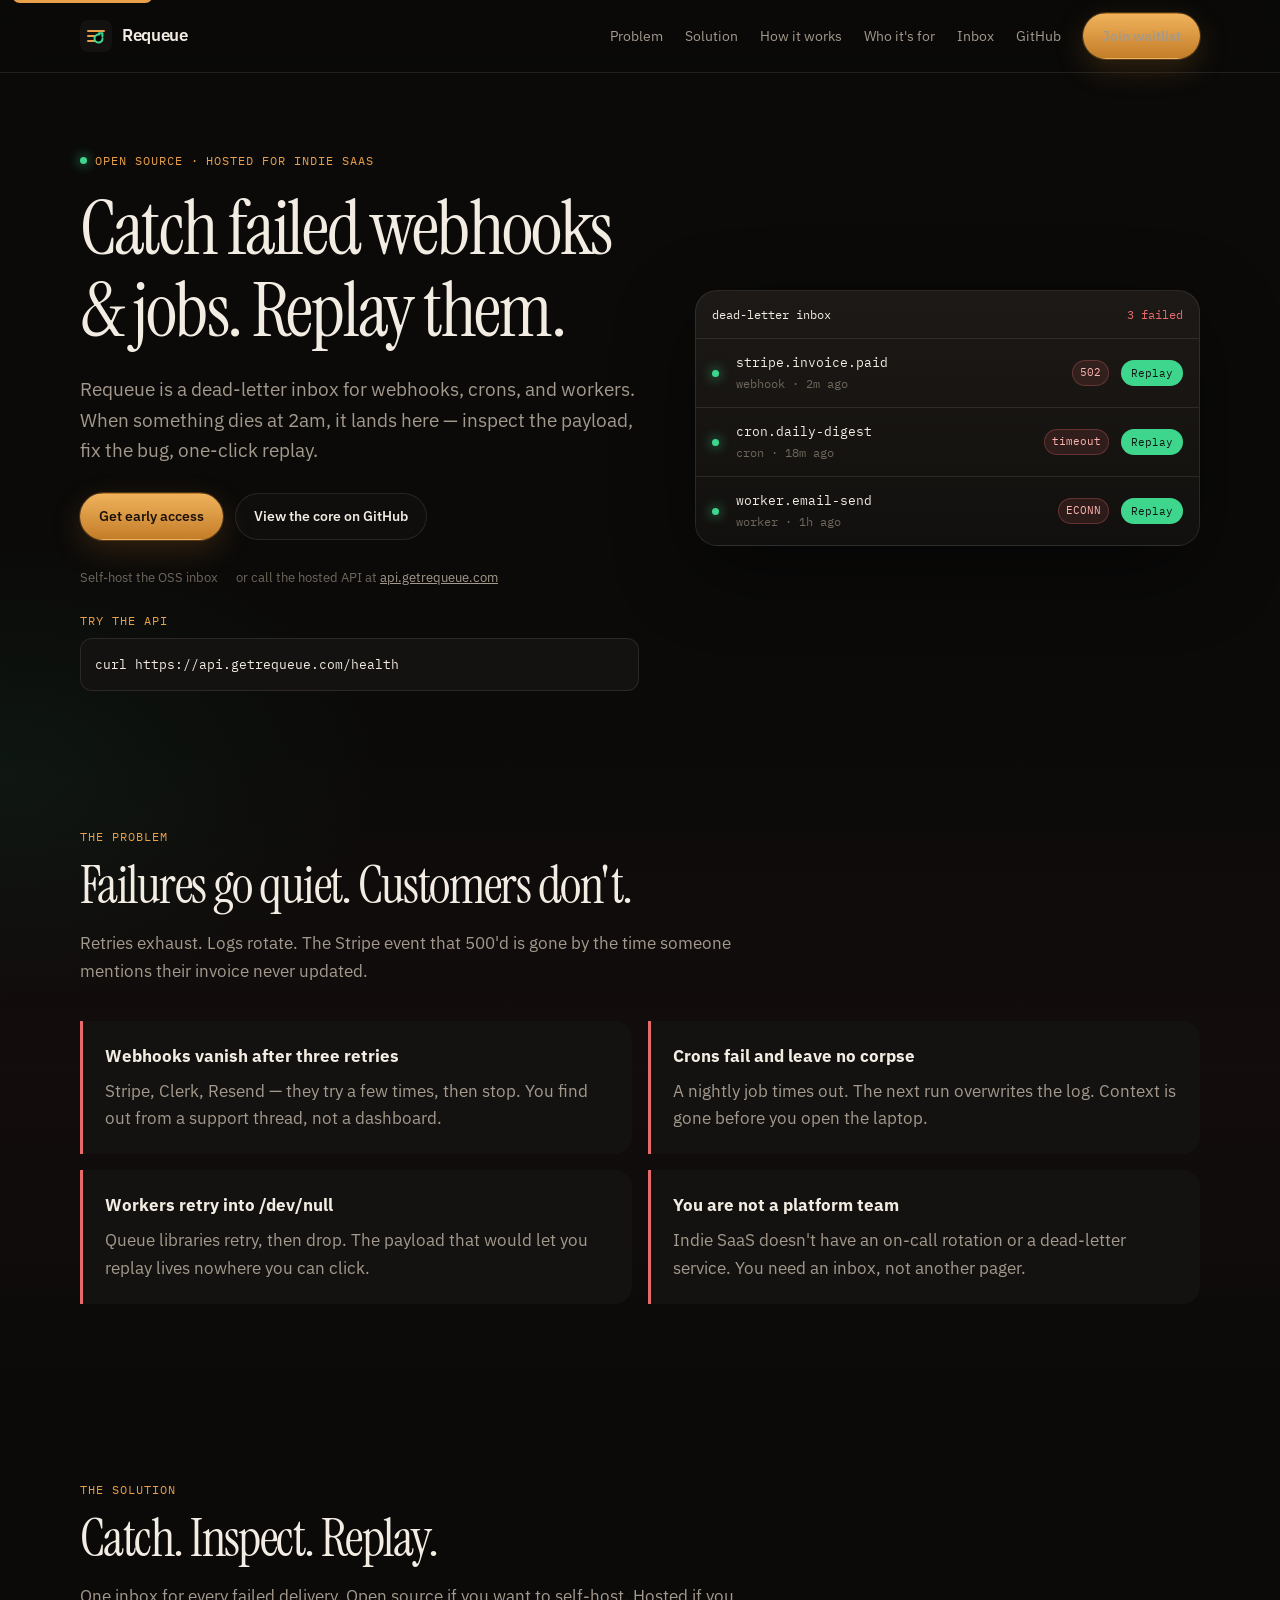
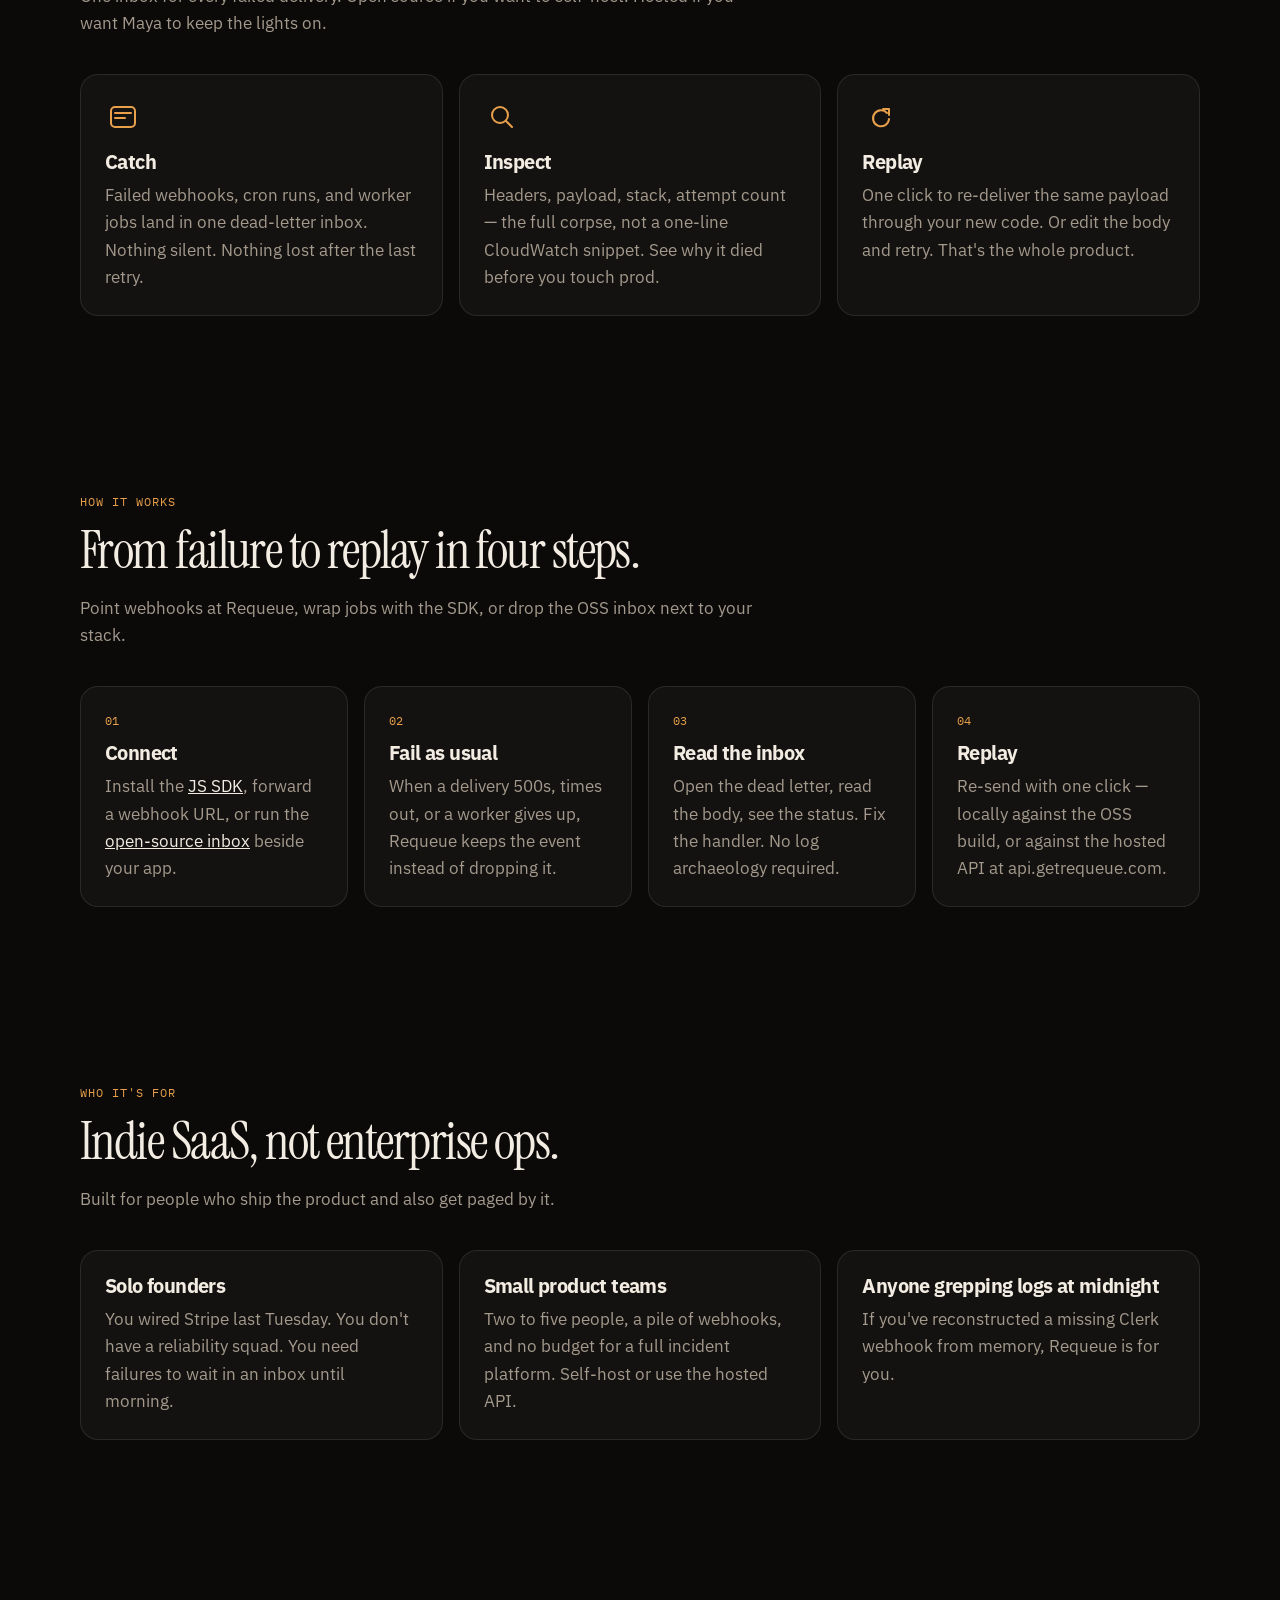
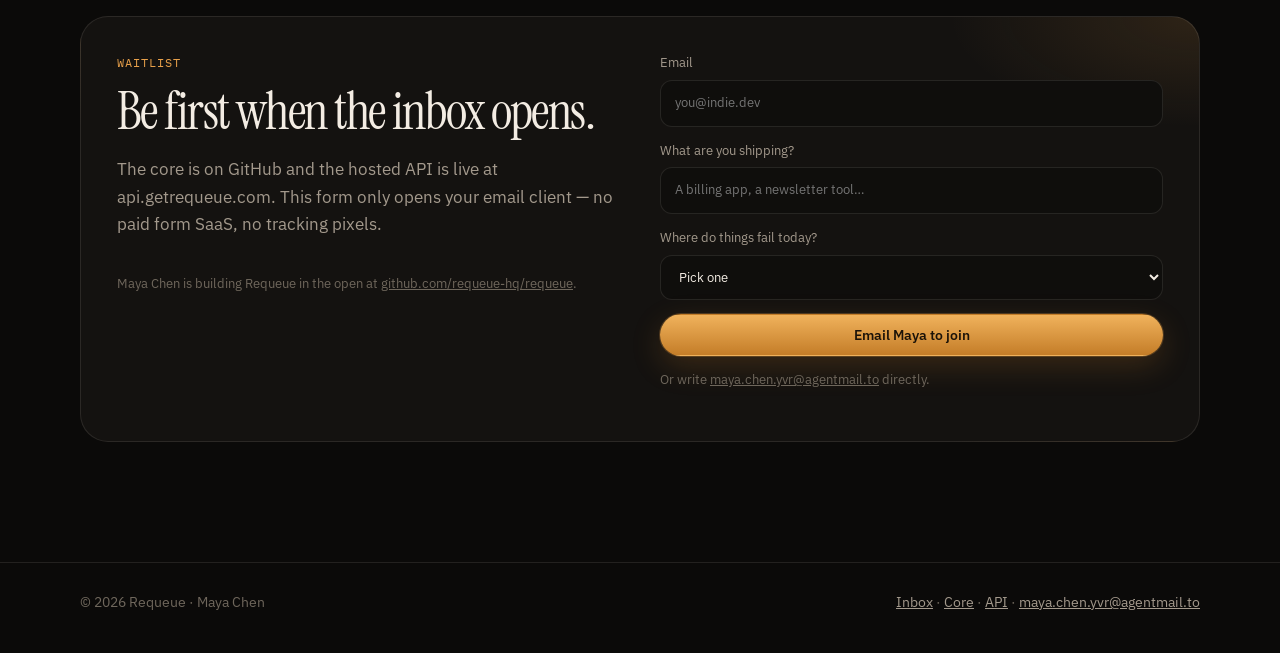
<file: index.html>
<!DOCTYPE html>
<html lang="en">
<head>
  <meta charset="utf-8">
  <meta name="viewport" content="width=device-width, initial-scale=1">
  <title>Requeue — Catch failed webhooks &amp; jobs. Replay them.</title>
  <meta name="description" content="Open-source and hosted dead-letter inbox for indie SaaS. Catch failed webhooks, crons, and workers — then inspect and replay them.">
  <meta name="theme-color" content="#0b0a09">
  <meta property="og:title" content="Requeue — Catch failed webhooks &amp; jobs. Replay them.">
  <meta property="og:description" content="OSS + hosted dead-letter inbox for indie SaaS. Catch failures. Inspect the payload. One-click replay.">
  <meta property="og:type" content="website">
  <meta name="twitter:card" content="summary">
  <link rel="icon" href="assets/favicon.svg" type="image/svg+xml">
  <link rel="preconnect" href="https://fonts.googleapis.com">
  <link rel="preconnect" href="https://fonts.gstatic.com" crossorigin>
  <link href="https://fonts.googleapis.com/css2?family=IBM+Plex+Mono:wght@400;500&family=IBM+Plex+Sans:wght@400;500;600&family=Instrument+Serif&display=swap" rel="stylesheet">
  <link rel="stylesheet" href="assets/styles.css">
</head>
<body>
  <a class="skip" href="#main">Skip to content</a>
  <header class="site-header">
    <div class="wrap nav">
      <a class="brand" href="#top">
        <svg class="brand-mark" viewBox="0 0 32 32" aria-hidden="true">
          <rect width="32" height="32" rx="8" fill="#141210"/>
          <path d="M8 11h16M8 16h10M8 21h7" stroke="#e8a04a" stroke-width="2" stroke-linecap="round"/>
          <path d="M22.5 18.5a4 4 0 1 1-3.2-3.9" stroke="#3dd68c" stroke-width="2" stroke-linecap="round"/>
          <path d="M19 13.2h3.4V16.6" stroke="#3dd68c" stroke-width="2" stroke-linecap="round" stroke-linejoin="round"/>
        </svg>
        Requeue
      </a>
      <button class="nav-toggle" id="nav-toggle" type="button" aria-expanded="false" aria-controls="nav-links">Menu</button>
      <nav class="nav-links" id="nav-links" aria-label="Primary">
        <a href="#problem">Problem</a>
        <a href="#solution">Solution</a>
        <a href="#how">How it works</a>
        <a href="#audience">Who it's for</a>
        <a href="app.html">Inbox</a>
        <a href="https://github.com/requeue-hq/requeue" rel="noreferrer">GitHub</a>
        <a class="btn btn-primary" href="#waitlist">Join waitlist</a>
      </nav>
    </div>
  </header>

  <main id="main">
    <section class="hero wrap" id="top">
      <div class="hero-grid">
        <div>
          <p class="eyebrow"><span class="dot" aria-hidden="true"></span> Open source · Hosted for indie SaaS</p>
          <h1>Catch failed webhooks &amp; jobs. Replay them.</h1>
          <p class="lede">Requeue is a dead-letter inbox for webhooks, crons, and workers. When something dies at 2am, it lands here — inspect the payload, fix the bug, one-click replay.</p>
          <div class="hero-actions">
            <a class="btn btn-primary" href="#waitlist">Get early access</a>
            <a class="btn btn-ghost" href="https://github.com/requeue-hq/requeue" rel="noreferrer">View the core on GitHub</a>
          </div>
          <div class="trust">
            <span>Self-host the OSS inbox</span>
            <span>or call the hosted API at <a href="https://api.getrequeue.com/health" rel="noreferrer">api.getrequeue.com</a></span>
          </div>
          <div class="try-api">
            <p class="try-api-label">Try the API</p>
            <pre><code>curl https://api.getrequeue.com/health</code></pre>
          </div>
        </div>
        <aside class="inbox" aria-label="Example dead-letter inbox">
          <div class="inbox-bar">
            <div class="inbox-title">dead-letter inbox</div>
            <div class="fail-count">3 failed</div>
          </div>
          <div class="event">
            <span class="dot" aria-hidden="true"></span>
            <div>
              <div class="event-name">stripe.invoice.paid</div>
              <div class="event-meta">webhook · 2m ago</div>
            </div>
            <span class="status status-fail">502</span>
            <button class="replay" type="button" tabindex="-1">Replay</button>
          </div>
          <div class="event">
            <span class="dot" aria-hidden="true"></span>
            <div>
              <div class="event-name">cron.daily-digest</div>
              <div class="event-meta">cron · 18m ago</div>
            </div>
            <span class="status status-fail">timeout</span>
            <button class="replay" type="button" tabindex="-1">Replay</button>
          </div>
          <div class="event">
            <span class="dot" aria-hidden="true"></span>
            <div>
              <div class="event-name">worker.email-send</div>
              <div class="event-meta">worker · 1h ago</div>
            </div>
            <span class="status status-fail">ECONN</span>
            <button class="replay" type="button" tabindex="-1">Replay</button>
          </div>
        </aside>
      </div>
    </section>

    <section class="section problem" id="problem">
      <div class="wrap">
        <p class="section-kicker">The problem</p>
        <h2>Failures go quiet. Customers don't.</h2>
        <p class="section-copy">Retries exhaust. Logs rotate. The Stripe event that 500'd is gone by the time someone mentions their invoice never updated.</p>
        <div class="problem-list">
          <article class="problem-item">
            <strong>Webhooks vanish after three retries</strong>
            <p>Stripe, Clerk, Resend — they try a few times, then stop. You find out from a support thread, not a dashboard.</p>
          </article>
          <article class="problem-item">
            <strong>Crons fail and leave no corpse</strong>
            <p>A nightly job times out. The next run overwrites the log. Context is gone before you open the laptop.</p>
          </article>
          <article class="problem-item">
            <strong>Workers retry into /dev/null</strong>
            <p>Queue libraries retry, then drop. The payload that would let you replay lives nowhere you can click.</p>
          </article>
          <article class="problem-item">
            <strong>You are not a platform team</strong>
            <p>Indie SaaS doesn't have an on-call rotation or a dead-letter service. You need an inbox, not another pager.</p>
          </article>
        </div>
      </div>
    </section>

    <section class="section" id="solution">
      <div class="wrap">
        <p class="section-kicker">The solution</p>
        <h2>Catch. Inspect. Replay.</h2>
        <p class="section-copy">One inbox for every failed delivery. Open source if you want to self-host. Hosted if you want Maya to keep the lights on.</p>
        <div class="cards">
          <article class="card">
            <svg class="icon" viewBox="0 0 36 36" fill="none" aria-hidden="true">
              <rect x="6" y="8" width="24" height="20" rx="4" stroke="currentColor" stroke-width="2"/>
              <path d="M10 14h16M10 19h10" stroke="currentColor" stroke-width="2" stroke-linecap="round"/>
            </svg>
            <h3>Catch</h3>
            <p>Failed webhooks, cron runs, and worker jobs land in one dead-letter inbox. Nothing silent. Nothing lost after the last retry.</p>
          </article>
          <article class="card">
            <svg class="icon" viewBox="0 0 36 36" fill="none" aria-hidden="true">
              <circle cx="16" cy="16" r="8" stroke="currentColor" stroke-width="2"/>
              <path d="M22 22l6 6" stroke="currentColor" stroke-width="2" stroke-linecap="round"/>
            </svg>
            <h3>Inspect</h3>
            <p>Headers, payload, stack, attempt count — the full corpse, not a one-line CloudWatch snippet. See why it died before you touch prod.</p>
          </article>
          <article class="card">
            <svg class="icon" viewBox="0 0 36 36" fill="none" aria-hidden="true">
              <path d="M25 14a8 8 0 1 0 2 6" stroke="currentColor" stroke-width="2" stroke-linecap="round"/>
              <path d="M21 10h6v6" stroke="currentColor" stroke-width="2" stroke-linecap="round" stroke-linejoin="round"/>
            </svg>
            <h3>Replay</h3>
            <p>One click to re-deliver the same payload through your new code. Or edit the body and retry. That's the whole product.</p>
          </article>
        </div>
      </div>
    </section>

    <section class="section" id="how">
      <div class="wrap">
        <p class="section-kicker">How it works</p>
        <h2>From failure to replay in four steps.</h2>
        <p class="section-copy">Point webhooks at Requeue, wrap jobs with the SDK, or drop the OSS inbox next to your stack.</p>
        <div class="steps">
          <article class="step">
            <div class="step-num">01</div>
            <h3>Connect</h3>
            <p>Install the <a href="https://github.com/requeue-hq/requeue-sdk-js" rel="noreferrer">JS SDK</a>, forward a webhook URL, or run the <a href="https://github.com/requeue-hq/requeue" rel="noreferrer">open-source inbox</a> beside your app.</p>
          </article>
          <article class="step">
            <div class="step-num">02</div>
            <h3>Fail as usual</h3>
            <p>When a delivery 500s, times out, or a worker gives up, Requeue keeps the event instead of dropping it.</p>
          </article>
          <article class="step">
            <div class="step-num">03</div>
            <h3>Read the inbox</h3>
            <p>Open the dead letter, read the body, see the status. Fix the handler. No log archaeology required.</p>
          </article>
          <article class="step">
            <div class="step-num">04</div>
            <h3>Replay</h3>
            <p>Re-send with one click — locally against the OSS build, or against the hosted API at api.getrequeue.com.</p>
          </article>
        </div>
      </div>
    </section>

    <section class="section" id="audience">
      <div class="wrap">
        <p class="section-kicker">Who it's for</p>
        <h2>Indie SaaS, not enterprise ops.</h2>
        <p class="section-copy">Built for people who ship the product and also get paged by it.</p>
        <div class="audience">
          <article class="who">
            <h3>Solo founders</h3>
            <p>You wired Stripe last Tuesday. You don't have a reliability squad. You need failures to wait in an inbox until morning.</p>
          </article>
          <article class="who">
            <h3>Small product teams</h3>
            <p>Two to five people, a pile of webhooks, and no budget for a full incident platform. Self-host or use the hosted API.</p>
          </article>
          <article class="who">
            <h3>Anyone grepping logs at midnight</h3>
            <p>If you've reconstructed a missing Clerk webhook from memory, Requeue is for you.</p>
          </article>
        </div>
      </div>
    </section>

    <section class="section waitlist" id="waitlist">
      <div class="wrap">
        <div class="waitlist-panel">
          <div>
            <p class="section-kicker">Waitlist</p>
            <h2>Be first when the inbox opens.</h2>
            <p class="section-copy">The core is on GitHub and the hosted API is live at api.getrequeue.com. This form only opens your email client — no paid form SaaS, no tracking pixels.</p>
            <p class="form-note">Maya Chen is building Requeue in the open at <a href="https://github.com/requeue-hq/requeue" rel="noreferrer">github.com/requeue-hq/requeue</a>.</p>
          </div>
          <form class="form" id="waitlist-form" action="mailto:maya.chen.yvr@agentmail.to" method="get">
            <label>
              Email
              <input type="email" name="email" autocomplete="email" required placeholder="you@indie.dev">
            </label>
            <label>
              What are you shipping?
              <input type="text" name="product" autocomplete="organization" placeholder="A billing app, a newsletter tool…">
            </label>
            <label>
              Where do things fail today?
              <select name="source">
                <option value="" selected>Pick one</option>
                <option value="webhooks">Webhooks</option>
                <option value="crons">Crons</option>
                <option value="workers">Workers / queues</option>
                <option value="all">All of the above</option>
              </select>
            </label>
            <button class="btn btn-primary" type="submit">Email Maya to join</button>
            <p class="form-note">Or write <a href="mailto:maya.chen.yvr@agentmail.to?subject=Requeue%20waitlist">maya.chen.yvr@agentmail.to</a> directly.</p>
            <p class="form-status" id="waitlist-status" role="status" aria-live="polite"></p>
          </form>
        </div>
      </div>
    </section>
  </main>

  <footer class="site-footer">
    <div class="wrap footer-row">
      <span>© <span id="year">2026</span> Requeue · Maya Chen</span>
      <span>
        <a href="app.html">Inbox</a>
        ·
        <a href="https://github.com/requeue-hq/requeue" rel="noreferrer">Core</a>
        ·
        <a href="https://api.getrequeue.com/health" rel="noreferrer">API</a>
        ·
        <a href="mailto:maya.chen.yvr@agentmail.to">maya.chen.yvr@agentmail.to</a>
      </span>
    </div>
  </footer>
  <script src="assets/app.js"></script>
</body>
</html>
</file>
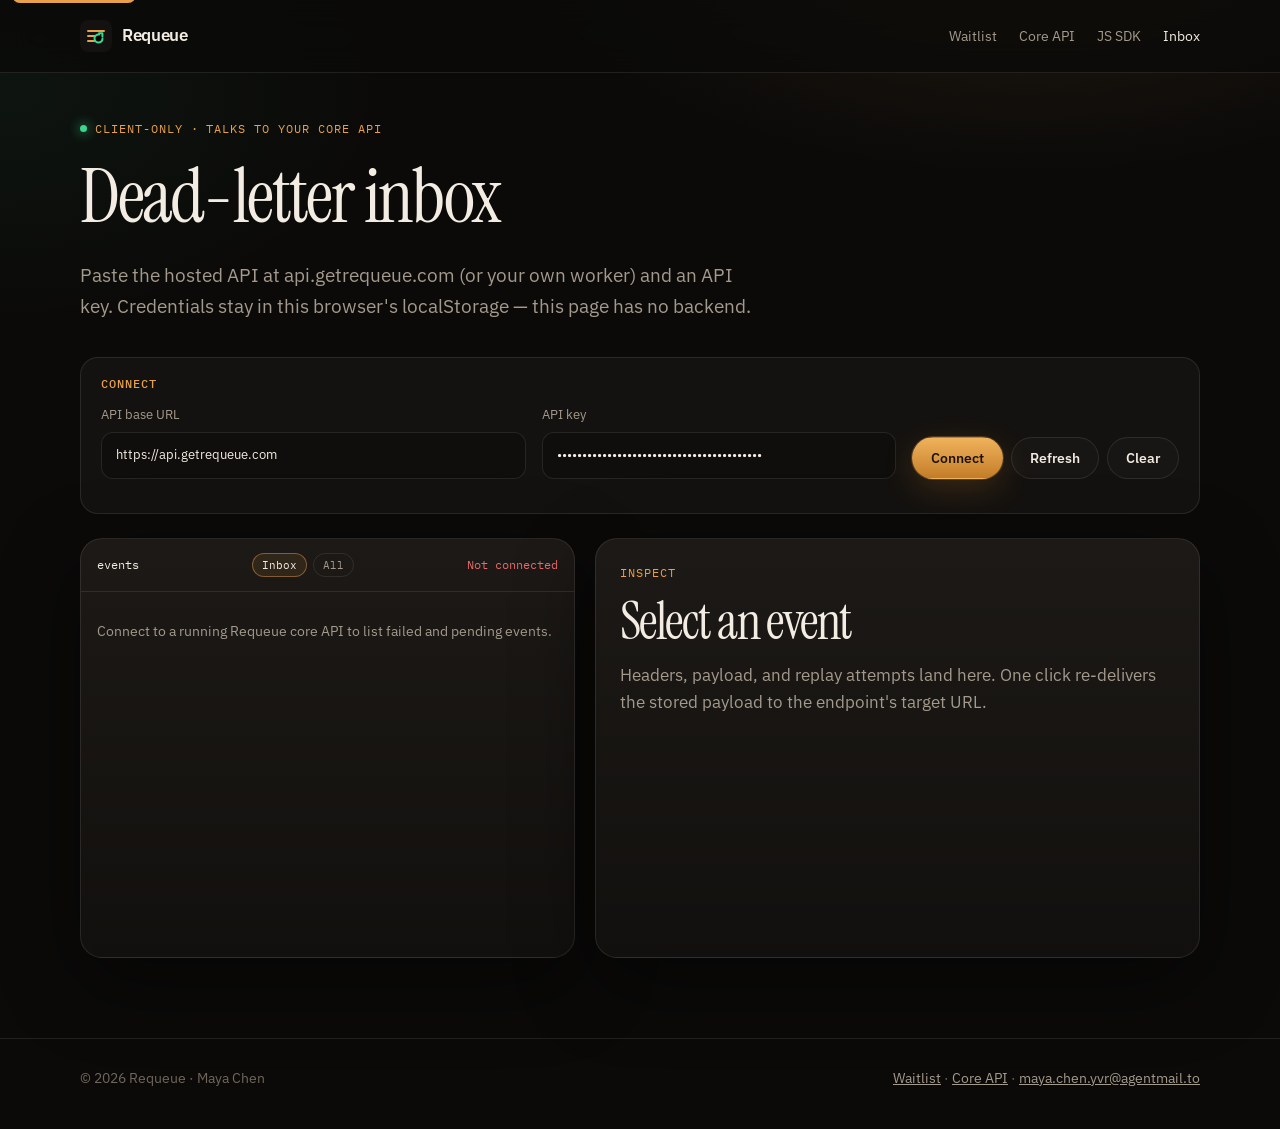
<file: app.html>
<!DOCTYPE html>
<html lang="en">
<head>
  <meta charset="utf-8">
  <meta name="viewport" content="width=device-width, initial-scale=1">
  <title>Requeue — Dead-letter inbox</title>
  <meta name="description" content="Client-only Requeue dashboard. Paste a core API URL and key, then inspect and replay failed events.">
  <meta name="theme-color" content="#0b0a09">
  <meta name="robots" content="noindex">
  <link rel="icon" href="assets/favicon.svg" type="image/svg+xml">
  <link rel="preconnect" href="https://fonts.googleapis.com">
  <link rel="preconnect" href="https://fonts.gstatic.com" crossorigin>
  <link href="https://fonts.googleapis.com/css2?family=IBM+Plex+Mono:wght@400;500&family=IBM+Plex+Sans:wght@400;500;600&family=Instrument+Serif&display=swap" rel="stylesheet">
  <link rel="stylesheet" href="assets/styles.css">
  <link rel="stylesheet" href="assets/dashboard.css">
</head>
<body class="dash-body">
  <a class="skip" href="#inbox">Skip to inbox</a>
  <header class="site-header">
    <div class="wrap nav">
      <a class="brand" href="index.html">
        <svg class="brand-mark" viewBox="0 0 32 32" aria-hidden="true">
          <rect width="32" height="32" rx="8" fill="#141210"/>
          <path d="M8 11h16M8 16h10M8 21h7" stroke="#e8a04a" stroke-width="2" stroke-linecap="round"/>
          <path d="M22.5 18.5a4 4 0 1 1-3.2-3.9" stroke="#3dd68c" stroke-width="2" stroke-linecap="round"/>
          <path d="M19 13.2h3.4V16.6" stroke="#3dd68c" stroke-width="2" stroke-linecap="round" stroke-linejoin="round"/>
        </svg>
        Requeue
      </a>
      <button class="nav-toggle" id="nav-toggle" type="button" aria-expanded="false" aria-controls="nav-links">Menu</button>
      <nav class="nav-links" id="nav-links" aria-label="Primary">
        <a href="index.html">Waitlist</a>
        <a href="https://github.com/requeue-hq/requeue" rel="noreferrer">Core API</a>
        <a href="https://github.com/requeue-hq/requeue-sdk-js" rel="noreferrer">JS SDK</a>
        <span class="nav-current">Inbox</span>
      </nav>
    </div>
  </header>

  <main id="main" class="dash">
    <section class="wrap dash-intro">
      <p class="eyebrow"><span class="dot" aria-hidden="true"></span> Client-only · talks to your core API</p>
      <h1>Dead-letter inbox</h1>
      <p class="lede dash-lede">Paste the hosted API at api.getrequeue.com (or your own worker) and an API key. Credentials stay in this browser's localStorage — this page has no backend.</p>
    </section>

    <section class="wrap" aria-labelledby="connect-heading">
      <form class="connect" id="connect-form">
        <h2 class="connect-title" id="connect-heading">Connect</h2>
        <label class="connect-field">
          API base URL
          <input id="base-url" name="baseUrl" type="url" inputmode="url" autocomplete="off" spellcheck="false" placeholder="https://api.getrequeue.com" required>
        </label>
        <label class="connect-field">
          API key
          <input id="api-key" name="apiKey" type="password" autocomplete="off" spellcheck="false" placeholder="rq_demo_local_dev_only_do_not_use_in_prod" required>
        </label>
        <div class="connect-actions">
          <button class="btn btn-primary" type="submit" id="connect-btn">Connect</button>
          <button class="btn btn-ghost" type="button" id="refresh-btn">Refresh</button>
          <button class="btn btn-ghost" type="button" id="clear-btn">Clear</button>
        </div>
        <p class="connect-status" id="connect-status" role="status" aria-live="polite"></p>
      </form>
    </section>

    <section class="wrap dash-shell" id="inbox">
      <div class="inbox dash-inbox">
        <div class="inbox-bar">
          <div class="inbox-title">events</div>
          <div class="dash-filters" role="tablist" aria-label="Event filter">
            <button type="button" class="filter is-active" data-filter="inbox" aria-pressed="true">Inbox</button>
            <button type="button" class="filter" data-filter="all" aria-pressed="false">All</button>
          </div>
          <div class="fail-count" id="event-count">Not connected</div>
        </div>
        <div id="event-list" class="event-list">
          <p class="empty" id="event-empty">Connect to a running Requeue core API to list failed and pending events.</p>
        </div>
      </div>

      <article class="detail" id="event-detail" aria-live="polite">
        <div class="detail-empty" id="detail-empty">
          <p class="section-kicker">Inspect</p>
          <h2>Select an event</h2>
          <p>Headers, payload, and replay attempts land here. One click re-delivers the stored payload to the endpoint's target URL.</p>
        </div>
        <div class="detail-body" id="detail-body" hidden></div>
      </article>
    </section>
  </main>

  <footer class="site-footer">
    <div class="wrap footer-row">
      <span>© <span id="year">2026</span> Requeue · Maya Chen</span>
      <span>
        <a href="index.html">Waitlist</a>
        ·
        <a href="https://github.com/requeue-hq/requeue" rel="noreferrer">Core API</a>
        ·
        <a href="mailto:maya.chen.yvr@agentmail.to">maya.chen.yvr@agentmail.to</a>
      </span>
    </div>
  </footer>
  <script src="assets/dashboard.js"></script>
</body>
</html>
</file>
<file: assets/styles.css>
:root {
  --bg: #0b0a09;
  --bg-elev: #141210;
  --bg-soft: #1b1916;
  --line: rgba(243, 236, 227, 0.1);
  --ink: #f3ece3;
  --muted: #a3998c;
  --faint: #6f675c;
  --copper: #e8a04a;
  --copper-deep: #c47d28;
  --mint: #3dd68c;
  --rose: #e86b6b;
  --shadow: 0 24px 80px rgba(0, 0, 0, 0.45);
  --radius: 18px;
  --max: 1120px;
  --font: "IBM Plex Sans", "Segoe UI", sans-serif;
  --display: "Instrument Serif", "Times New Roman", serif;
  --mono: "IBM Plex Mono", ui-monospace, monospace;
}

*,
*::before,
*::after {
  box-sizing: border-box;
}

html {
  scroll-behavior: smooth;
}

body {
  margin: 0;
  min-height: 100vh;
  background:
    radial-gradient(900px 480px at 80% -10%, rgba(232, 160, 74, 0.14), transparent 60%),
    radial-gradient(700px 420px at 0% 20%, rgba(61, 214, 140, 0.06), transparent 55%),
    var(--bg);
  color: var(--ink);
  font-family: var(--font);
  font-size: 17px;
  line-height: 1.6;
}

img,
svg {
  display: block;
}

a {
  color: inherit;
}

.skip {
  position: absolute;
  left: 12px;
  top: -40px;
  z-index: 20;
  padding: 8px 12px;
  background: var(--copper);
  color: #1a1208;
  border-radius: 8px;
}

.skip:focus {
  top: 12px;
}

.wrap {
  width: min(calc(100% - 40px), var(--max));
  margin: 0 auto;
}

.site-header {
  position: sticky;
  top: 0;
  z-index: 10;
  backdrop-filter: blur(16px);
  background: rgba(11, 10, 9, 0.72);
  border-bottom: 1px solid var(--line);
}

.nav {
  display: flex;
  align-items: center;
  justify-content: space-between;
  min-height: 72px;
  gap: 16px;
}

.brand {
  display: inline-flex;
  align-items: center;
  gap: 10px;
  text-decoration: none;
  font-weight: 600;
  letter-spacing: -0.02em;
}

.brand-mark {
  width: 32px;
  height: 32px;
}

.nav-links {
  display: flex;
  align-items: center;
  gap: 22px;
}

.nav-links a {
  text-decoration: none;
  color: var(--muted);
  font-size: 14px;
}

.nav-links a:hover,
.nav-links a:focus-visible {
  color: var(--ink);
}

.nav-toggle {
  display: none;
  border: 1px solid var(--line);
  background: transparent;
  color: var(--ink);
  border-radius: 10px;
  padding: 8px 10px;
}

.btn {
  display: inline-flex;
  align-items: center;
  justify-content: center;
  gap: 8px;
  border-radius: 999px;
  padding: 11px 18px;
  text-decoration: none;
  font-weight: 560;
  font-size: 14px;
  border: 1px solid transparent;
  cursor: pointer;
  font-family: inherit;
}

.btn-primary {
  background: linear-gradient(180deg, #f0b25c, var(--copper-deep));
  color: #1a1208;
  box-shadow: 0 0 0 1px rgba(232, 160, 74, 0.25), 0 10px 30px rgba(196, 125, 40, 0.22);
}

.btn-primary:hover {
  filter: brightness(1.05);
}

.btn-ghost {
  border-color: var(--line);
  background: rgba(255, 255, 255, 0.02);
  color: var(--ink);
}

.btn-ghost:hover {
  border-color: rgba(243, 236, 227, 0.22);
}

.hero {
  padding: 72px 0 48px;
}

.hero-grid {
  display: grid;
  grid-template-columns: 1.05fr 0.95fr;
  gap: 56px;
  align-items: center;
}

.eyebrow {
  display: inline-flex;
  align-items: center;
  gap: 8px;
  margin: 0 0 18px;
  color: var(--copper);
  font-family: var(--mono);
  font-size: 12px;
  letter-spacing: 0.08em;
  text-transform: uppercase;
}

.dot {
  width: 7px;
  height: 7px;
  border-radius: 50%;
  background: var(--mint);
  box-shadow: 0 0 12px var(--mint);
}

h1,
h2,
h3 {
  margin: 0;
  letter-spacing: -0.03em;
  line-height: 1.08;
}

h1 {
  font-family: var(--display);
  font-size: clamp(44px, 7vw, 76px);
  font-weight: 400;
}

h2 {
  font-family: var(--display);
  font-size: clamp(32px, 5vw, 52px);
  font-weight: 400;
}

h3 {
  font-size: 20px;
}

.lede,
.section-copy {
  color: var(--muted);
  max-width: 42rem;
}

.lede {
  font-size: 19px;
  margin: 22px 0 28px;
}

.hero-actions {
  display: flex;
  flex-wrap: wrap;
  gap: 12px;
  margin-bottom: 28px;
}

.trust {
  display: flex;
  flex-wrap: wrap;
  gap: 10px 18px;
  color: var(--faint);
  font-size: 13px;
}

.trust a {
  color: var(--muted);
}

.try-api {
  margin-top: 22px;
}

.try-api-label {
  margin: 0 0 8px;
  color: var(--copper);
  font-family: var(--mono);
  font-size: 12px;
  letter-spacing: 0.08em;
  text-transform: uppercase;
}

.try-api pre {
  margin: 0;
  max-width: 36rem;
  padding: 12px 14px;
  background: var(--bg-elev);
  border: 1px solid var(--line);
  border-radius: 12px;
  overflow-x: auto;
}

.try-api code {
  font-family: var(--mono);
  font-size: 13px;
  color: var(--ink);
}

.step a {
  color: var(--ink);
}

.inbox {
  background: linear-gradient(180deg, #1c1916, #12100e);
  border: 1px solid var(--line);
  border-radius: 22px;
  box-shadow: var(--shadow);
  overflow: hidden;
}

.inbox-bar {
  display: flex;
  justify-content: space-between;
  align-items: center;
  padding: 14px 16px;
  border-bottom: 1px solid var(--line);
  font-family: var(--mono);
  font-size: 12px;
  color: var(--muted);
}

.inbox-title {
  display: flex;
  align-items: center;
  gap: 8px;
  color: var(--ink);
}

.fail-count {
  color: var(--rose);
}

.event {
  display: grid;
  grid-template-columns: 12px 1fr auto auto;
  gap: 12px;
  align-items: center;
  padding: 14px 16px;
  border-bottom: 1px solid var(--line);
}

.event:last-child {
  border-bottom: 0;
}

.event-name {
  font-family: var(--mono);
  font-size: 13px;
}

.event-meta {
  color: var(--faint);
  font-size: 12px;
  font-family: var(--mono);
}

.status {
  font-family: var(--mono);
  font-size: 11px;
  padding: 3px 7px;
  border-radius: 999px;
  border: 1px solid transparent;
}

.status-fail {
  color: #ffb4b0;
  background: rgba(232, 107, 107, 0.12);
  border-color: rgba(232, 107, 107, 0.28);
}

.replay {
  font-family: var(--mono);
  font-size: 11px;
  color: #0d1a13;
  background: var(--mint);
  border: 0;
  border-radius: 999px;
  padding: 6px 10px;
}

.section {
  padding: 88px 0;
}

.section-kicker {
  margin: 0 0 12px;
  color: var(--copper);
  font-family: var(--mono);
  font-size: 12px;
  letter-spacing: 0.08em;
  text-transform: uppercase;
}

.section-copy {
  margin: 16px 0 36px;
}

.cards,
.steps,
.audience {
  display: grid;
  gap: 16px;
}

.cards {
  grid-template-columns: repeat(3, 1fr);
}

.card,
.step,
.who {
  background: var(--bg-elev);
  border: 1px solid var(--line);
  border-radius: var(--radius);
  padding: 24px;
}

.card p,
.step p,
.who p {
  color: var(--muted);
  margin: 10px 0 0;
}

.icon {
  width: 36px;
  height: 36px;
  margin-bottom: 16px;
  color: var(--copper);
}

.problem {
  background: linear-gradient(180deg, transparent, rgba(232, 107, 107, 0.035), transparent);
}

.problem-list {
  display: grid;
  grid-template-columns: 1fr 1fr;
  gap: 16px;
}

.problem-item {
  padding: 22px;
  border-left: 3px solid var(--rose);
  background: var(--bg-elev);
  border-radius: 0 var(--radius) var(--radius) 0;
}

.problem-item strong {
  display: block;
  margin-bottom: 8px;
}

.problem-item p {
  margin: 0;
  color: var(--muted);
}

.steps {
  grid-template-columns: repeat(4, 1fr);
}

.step-num {
  font-family: var(--mono);
  font-size: 12px;
  color: var(--copper);
  margin-bottom: 12px;
}

.audience {
  grid-template-columns: repeat(3, 1fr);
}

.waitlist {
  padding-bottom: 120px;
}

.waitlist-panel {
  display: grid;
  grid-template-columns: 1fr 1fr;
  gap: 40px;
  padding: 36px;
  border-radius: 28px;
  border: 1px solid var(--line);
  background:
    radial-gradient(500px 220px at 100% 0%, rgba(232, 160, 74, 0.12), transparent 50%),
    var(--bg-elev);
}

.form {
  display: grid;
  gap: 14px;
}

label {
  display: grid;
  gap: 6px;
  font-size: 13px;
  color: var(--muted);
}

input,
select,
textarea {
  width: 100%;
  border: 1px solid var(--line);
  background: #0f0e0c;
  color: var(--ink);
  border-radius: 12px;
  padding: 12px 14px;
  font: inherit;
}

input:focus-visible,
select:focus-visible,
textarea:focus-visible,
.btn:focus-visible,
.nav-links a:focus-visible,
.nav-toggle:focus-visible {
  outline: 2px solid var(--copper);
  outline-offset: 2px;
}

.form-note,
.form-status {
  margin: 0;
  font-size: 13px;
  color: var(--faint);
}

.form-status[data-state="ok"] {
  color: var(--mint);
}

.form-status[data-state="error"] {
  color: var(--rose);
}

.form-status a {
  color: var(--copper);
}

.site-footer {
  border-top: 1px solid var(--line);
  padding: 28px 0 40px;
  color: var(--faint);
  font-size: 14px;
}

.footer-row {
  display: flex;
  justify-content: space-between;
  gap: 16px;
  flex-wrap: wrap;
}

.footer-row a {
  color: var(--muted);
}

@media (max-width: 920px) {
  .hero-grid,
  .cards,
  .steps,
  .audience,
  .waitlist-panel,
  .problem-list {
    grid-template-columns: 1fr;
  }

  .nav-toggle {
    display: inline-flex;
  }

  .nav-links {
    display: none;
    position: absolute;
    inset: 72px 20px auto;
    flex-direction: column;
    align-items: flex-start;
    padding: 16px;
    background: var(--bg-elev);
    border: 1px solid var(--line);
    border-radius: 16px;
  }

  .nav-links.is-open {
    display: flex;
  }

  .hero,
  .section {
    padding: 56px 0;
  }
}

@media (prefers-reduced-motion: reduce) {
  html {
    scroll-behavior: auto;
  }
}
</file>
<file: assets/dashboard.css>
.dash-body {
  background:
    radial-gradient(900px 480px at 80% -10%, rgba(232, 160, 74, 0.12), transparent 60%),
    radial-gradient(700px 420px at 0% 8%, rgba(61, 214, 140, 0.05), transparent 55%),
    var(--bg);
}

.nav-current {
  color: var(--ink);
  font-size: 14px;
}

.dash {
  padding-bottom: 80px;
}

.dash-intro {
  padding: 40px 0 8px;
}

.dash-lede {
  margin-bottom: 0;
}

.connect {
  display: grid;
  grid-template-columns: minmax(0, 1.2fr) minmax(0, 1fr) auto;
  gap: 14px 16px;
  align-items: end;
  margin: 28px 0 24px;
  padding: 20px;
  border: 1px solid var(--line);
  border-radius: var(--radius);
  background: var(--bg-elev);
}

.connect-title {
  grid-column: 1 / -1;
  font-family: var(--mono);
  font-size: 12px;
  letter-spacing: 0.08em;
  text-transform: uppercase;
  color: var(--copper);
  font-weight: 500;
}

.connect-field {
  min-width: 0;
}

.connect-actions {
  display: flex;
  flex-wrap: wrap;
  gap: 8px;
}

.connect-status {
  grid-column: 1 / -1;
  margin: 0;
  font-size: 13px;
  color: var(--faint);
}

.connect-status[data-state="ok"] {
  color: var(--mint);
}

.connect-status[data-state="error"] {
  color: var(--rose);
}

.connect-status[data-state="warn"] {
  color: var(--copper);
}

.dash-shell {
  display: grid;
  grid-template-columns: minmax(280px, 0.9fr) minmax(0, 1.1fr);
  gap: 20px;
  align-items: start;
}

.dash-inbox {
  min-height: 420px;
}

.dash-inbox .inbox-bar {
  flex-wrap: wrap;
  gap: 8px 12px;
}

.dash-filters {
  display: flex;
  gap: 6px;
}

.filter {
  font-family: var(--mono);
  font-size: 11px;
  color: var(--muted);
  background: transparent;
  border: 1px solid var(--line);
  border-radius: 999px;
  padding: 4px 9px;
  cursor: pointer;
}

.filter.is-active,
.filter[aria-pressed="true"] {
  color: var(--ink);
  border-color: rgba(232, 160, 74, 0.45);
  background: rgba(232, 160, 74, 0.1);
}

.event-list {
  max-height: min(68vh, 720px);
  overflow: auto;
}

.dash-event {
  display: grid;
  grid-template-columns: 12px 1fr auto auto;
  gap: 12px;
  align-items: center;
  width: 100%;
  padding: 14px 16px;
  border: 0;
  border-bottom: 1px solid var(--line);
  background: transparent;
  color: inherit;
  text-align: left;
  cursor: pointer;
  font: inherit;
}

.dash-event:last-child {
  border-bottom: 0;
}

.dash-event:hover,
.dash-event:focus-visible {
  background: rgba(255, 255, 255, 0.03);
}

.dash-event.is-selected {
  background: rgba(232, 160, 74, 0.07);
}

.empty {
  margin: 0;
  padding: 28px 16px 32px;
  color: var(--muted);
  font-size: 14px;
}

.status-pending {
  color: #f0c48a;
  background: rgba(232, 160, 74, 0.12);
  border-color: rgba(232, 160, 74, 0.28);
}

.status-ok {
  color: #b6f3d4;
  background: rgba(61, 214, 140, 0.12);
  border-color: rgba(61, 214, 140, 0.28);
}

.detail {
  background: linear-gradient(180deg, #1c1916, #12100e);
  border: 1px solid var(--line);
  border-radius: 22px;
  box-shadow: var(--shadow);
  min-height: 420px;
  padding: 24px;
}

.detail-empty h2 {
  margin: 8px 0 12px;
}

.detail-empty p:last-child {
  color: var(--muted);
  margin: 0;
  max-width: 36rem;
}

.detail-head {
  display: flex;
  justify-content: space-between;
  gap: 16px;
  align-items: flex-start;
  margin-bottom: 20px;
}

.detail-id {
  font-family: var(--mono);
  font-size: 14px;
  word-break: break-all;
}

.detail-meta {
  display: grid;
  grid-template-columns: repeat(2, minmax(0, 1fr));
  gap: 12px;
  margin: 0 0 20px;
}

.meta-item {
  padding: 12px;
  border: 1px solid var(--line);
  border-radius: 12px;
  background: rgba(11, 10, 9, 0.35);
}

.meta-item dt {
  margin: 0 0 4px;
  font-family: var(--mono);
  font-size: 11px;
  letter-spacing: 0.06em;
  text-transform: uppercase;
  color: var(--faint);
}

.meta-item dd {
  margin: 0;
  font-family: var(--mono);
  font-size: 13px;
  word-break: break-word;
}

.payload,
.attempts {
  margin-top: 18px;
}

.payload h3,
.attempts h3 {
  font-family: var(--mono);
  font-size: 12px;
  letter-spacing: 0.08em;
  text-transform: uppercase;
  color: var(--copper);
  margin-bottom: 10px;
}

pre {
  margin: 0;
  padding: 14px;
  overflow: auto;
  max-height: 320px;
  border-radius: 12px;
  border: 1px solid var(--line);
  background: #0f0e0c;
  color: var(--ink);
  font-family: var(--mono);
  font-size: 12px;
  line-height: 1.5;
}

.attempt {
  padding: 12px 0;
  border-top: 1px solid var(--line);
  font-size: 13px;
  color: var(--muted);
}

.attempt:first-of-type {
  border-top: 0;
}

.detail-actions {
  display: flex;
  flex-wrap: wrap;
  gap: 8px;
  align-items: center;
}

.detail-note {
  margin: 12px 0 0;
  font-size: 13px;
  color: var(--faint);
}

.detail-note[data-state="ok"] {
  color: var(--mint);
}

.detail-note[data-state="error"] {
  color: var(--rose);
}

.replay {
  cursor: pointer;
}

.replay:disabled {
  opacity: 0.55;
  cursor: wait;
}

@media (max-width: 920px) {
  .connect,
  .dash-shell,
  .detail-meta {
    grid-template-columns: 1fr;
  }

  .dash-inbox,
  .detail {
    min-height: 0;
  }
}
</file>
